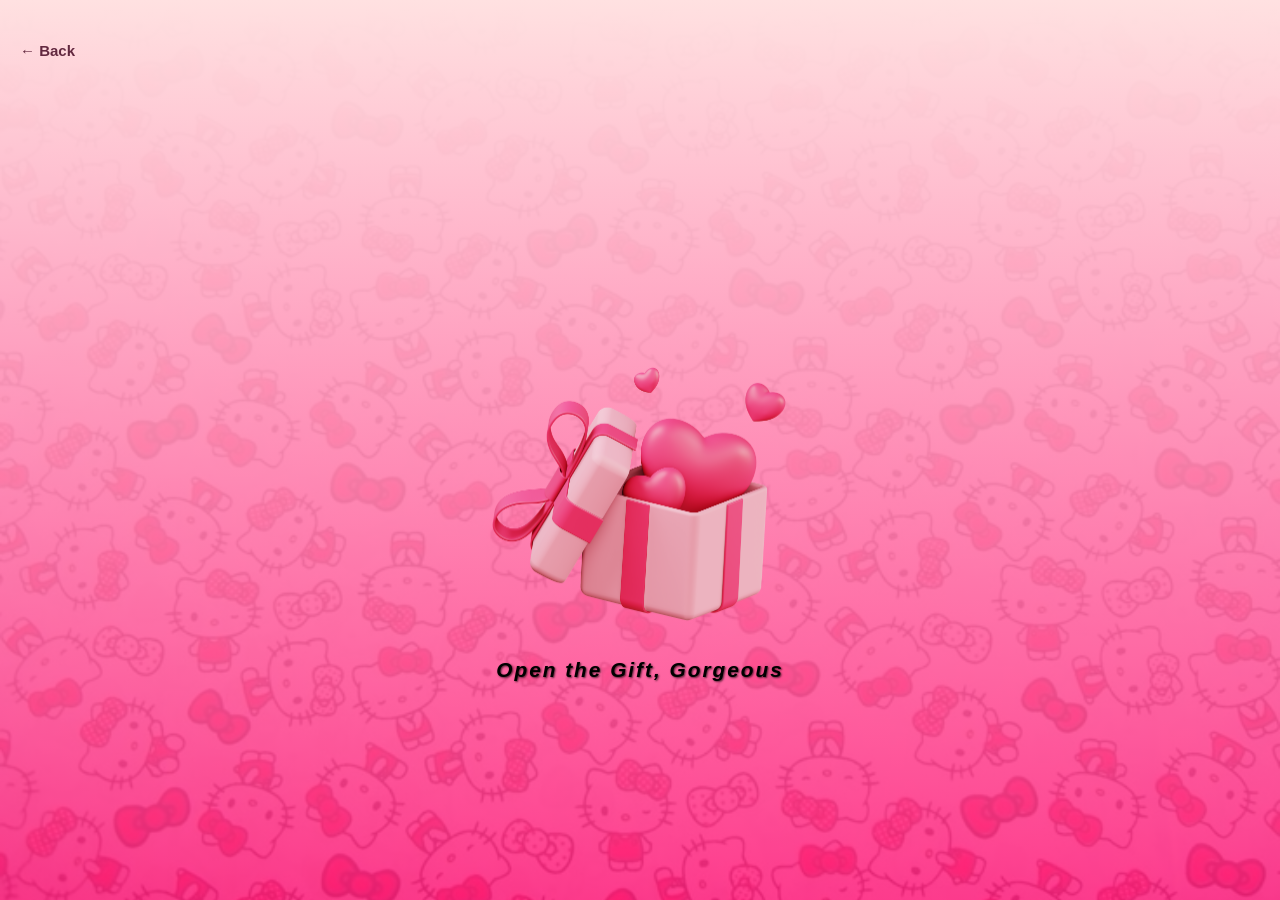
<file: second_page/index.html>
<!DOCTYPE html>
<html lang="en">
<head>
  <meta charset="UTF-8" />
  <meta name="viewport" content="width=device-width, initial-scale=1" />
  <meta name="description" content="A special birthday surprise." />
  <title>Happy Birthday</title>
  <link rel="stylesheet" href="./style.css" />
</head>
<body>
  <audio id="page-song" src="./_Jashn_E_Bahara_Instrumental_Song_Ringtone_(by Fringster.com).mp3" loop preload="metadata"></audio>
  <a class="back-link" href="../index.html">← Back</a>
  <main id="Content">
    <div id="kadoIn" role="button" tabindex="0" aria-label="Open your gift">
      <img src="./Surprise.png" alt="Open Gift" />
    </div>
    <p id="ket">
      <span style="font-style: italic; color: rgb(0, 0, 0); margin-top: 3px !important;">Open the Gift, Gorgeous</span>
    </p>
  </main>

  <script src="./page-song.js"></script>
  <script>
    const gift = document.getElementById("kadoIn");
    const openGift = () => {
      window.location.href = "./letters.html";
    };

    gift.addEventListener("click", openGift);
    gift.addEventListener("keydown", (event) => {
      if (event.key === "Enter" || event.key === " ") {
        event.preventDefault();
        openGift();
      }
    });
  </script>
</body>
</html>
</file>
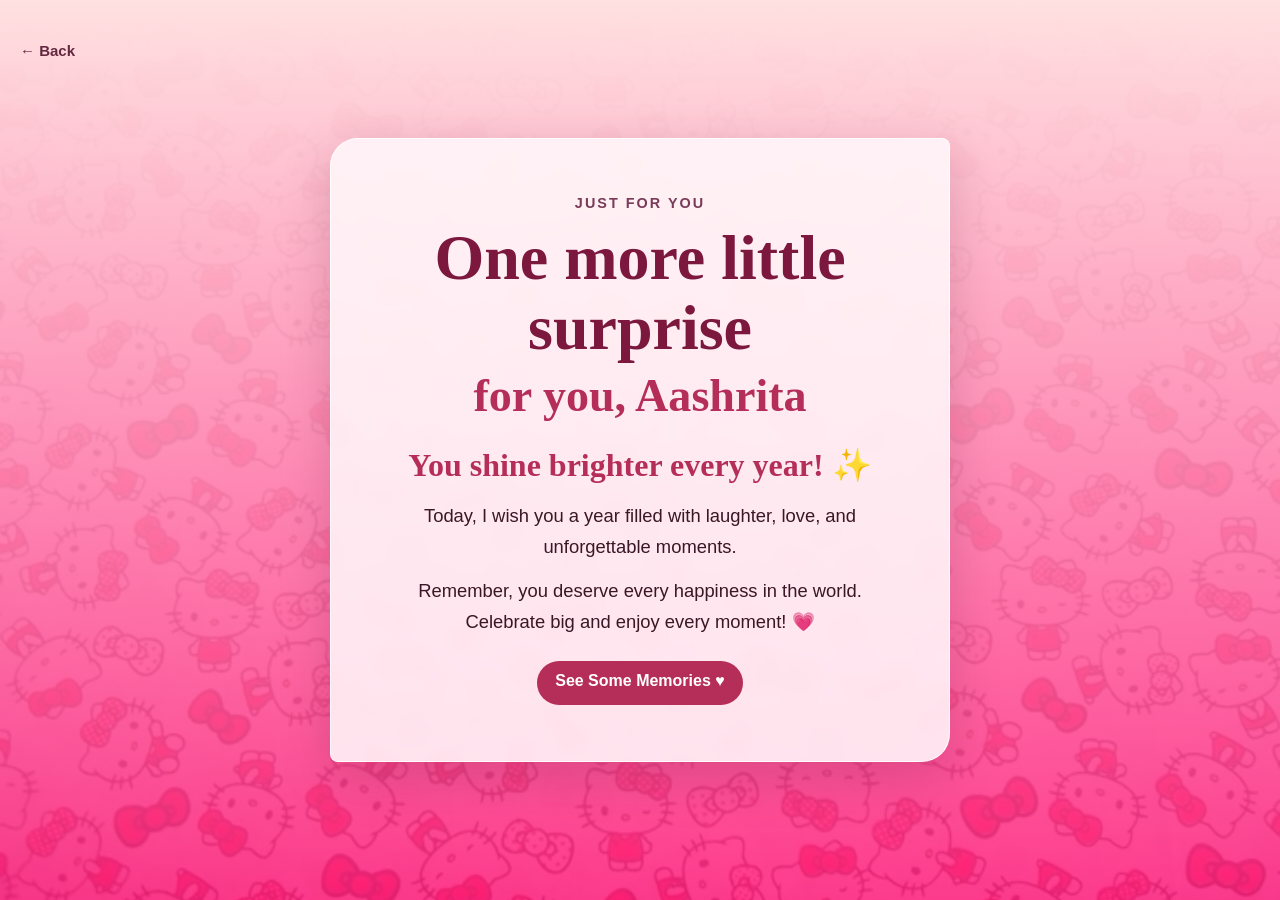
<file: third_page/index.html>
<!DOCTYPE html>
<html lang="en">
<head>
  <meta charset="UTF-8" />
  <meta name="viewport" content="width=device-width, initial-scale=1" />
  <meta name="description" content="One more little birthday surprise." />
  <title>One More Little Surprise</title>
  <script src="../refresh-redirect.js"></script>
  <link rel="stylesheet" href="./style.css" />
</head>
<body>
  <a class="back-to-letters" href="../second_page/letters.html">← Back</a>
  <main class="surprise-card">
    <p class="eyebrow">Just for you</p>
    <h1>One more little surprise <span>for you, Aashrita</span></h1>
    <section class="birthday-note" aria-label="Birthday wishes">
      <p class="message-highlight">You shine brighter every year! ✨</p>
      <p class="message">Today, I wish you a year filled with laughter, love, and unforgettable moments.</p>
      <p class="message">Remember, you deserve every happiness in the world. Celebrate big and enjoy every moment! 💗</p>
    </section>
    <audio id="background-song" src="./hawayein.mp3" loop preload="metadata" aria-hidden="true" hidden></audio>
    <p class="music-status" id="music-status" role="status" aria-live="polite"></p>
    <a class="back-link" href="./gallery.html">See Some Memories <span aria-hidden="true">♥</span></a>
  </main>
  <script src="./music-continuity.js"></script>
</body>
</html>
</file>
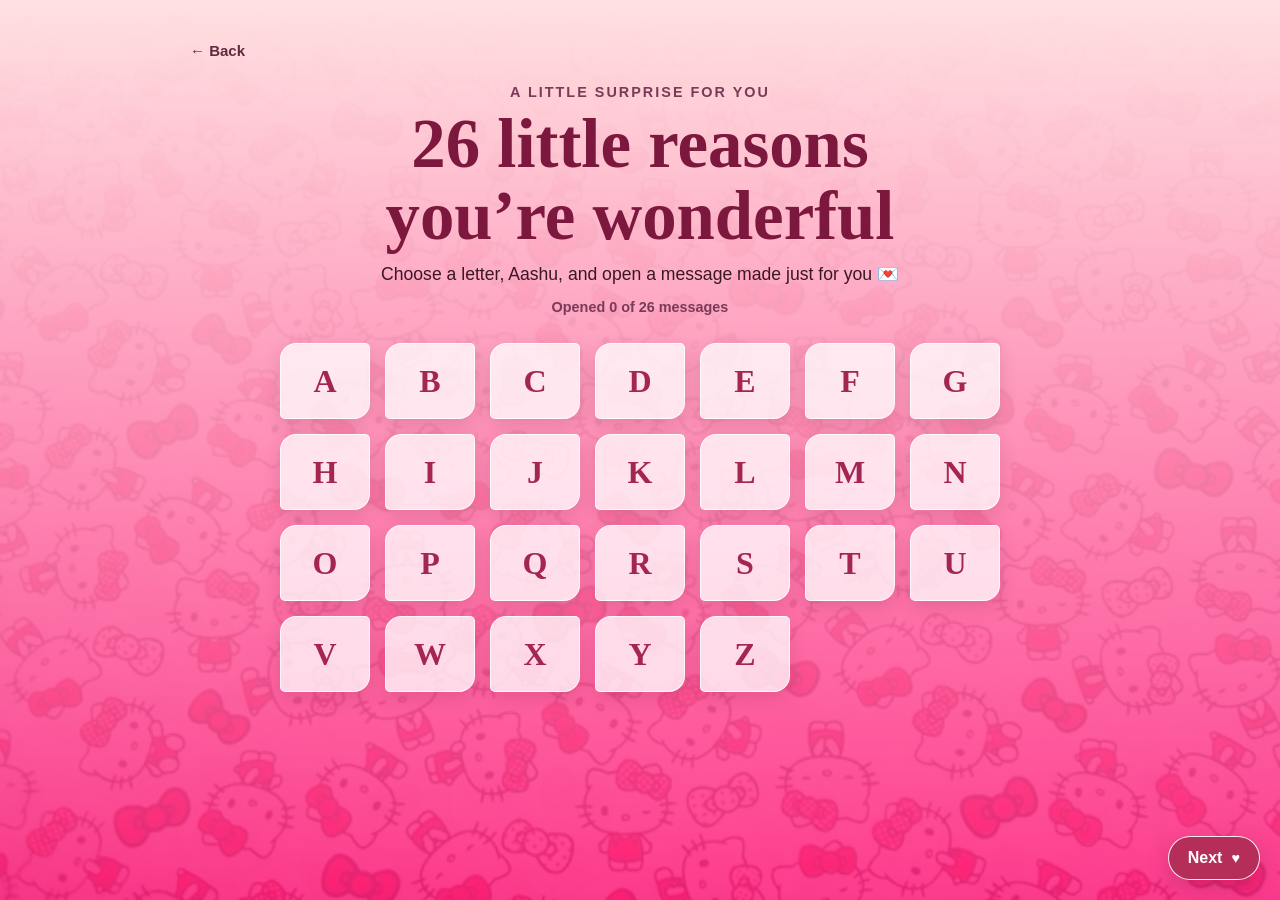
<file: second_page/letters.html>
<!DOCTYPE html>
<html lang="en">
<head>
  <meta charset="UTF-8" />
  <meta name="viewport" content="width=device-width, initial-scale=1" />
  <meta name="description" content="A little letter-by-letter birthday surprise for Aashu." />
  <title>A Little Something for You</title>
  <script src="../refresh-redirect.js"></script>
  <link rel="stylesheet" href="./letters.css" />
</head>
<body>
  <audio id="page-song" src="./_Jashn_E_Bahara_Instrumental_Song_Ringtone_(by Fringster.com).mp3" loop preload="metadata"></audio>
  <main class="letter-page">
    <a class="back-link" href="./index.html">← Back</a>
    <header class="page-heading">
      <p class="eyebrow">A little surprise for you</p>
      <h1>26 little reasons <span>you’re wonderful</span></h1>
      <p class="instructions">Choose a letter, Aashu, and open a message made just for you 💌</p>
      <p class="message-progress" id="message-progress" aria-live="polite">Opened 0 of 26 messages</p>
    </header>

    <section class="letter-grid" aria-label="Choose a letter">
      <button class="letter-box" type="button" data-letter="A">A</button>
      <button class="letter-box" type="button" data-letter="B">B</button>
      <button class="letter-box" type="button" data-letter="C">C</button>
      <button class="letter-box" type="button" data-letter="D">D</button>
      <button class="letter-box" type="button" data-letter="E">E</button>
      <button class="letter-box" type="button" data-letter="F">F</button>
      <button class="letter-box" type="button" data-letter="G">G</button>
      <button class="letter-box" type="button" data-letter="H">H</button>
      <button class="letter-box" type="button" data-letter="I">I</button>
      <button class="letter-box" type="button" data-letter="J">J</button>
      <button class="letter-box" type="button" data-letter="K">K</button>
      <button class="letter-box" type="button" data-letter="L">L</button>
      <button class="letter-box" type="button" data-letter="M">M</button>
      <button class="letter-box" type="button" data-letter="N">N</button>
      <button class="letter-box" type="button" data-letter="O">O</button>
      <button class="letter-box" type="button" data-letter="P">P</button>
      <button class="letter-box" type="button" data-letter="Q">Q</button>
      <button class="letter-box" type="button" data-letter="R">R</button>
      <button class="letter-box" type="button" data-letter="S">S</button>
      <button class="letter-box" type="button" data-letter="T">T</button>
      <button class="letter-box" type="button" data-letter="U">U</button>
      <button class="letter-box" type="button" data-letter="V">V</button>
      <button class="letter-box" type="button" data-letter="W">W</button>
      <button class="letter-box" type="button" data-letter="X">X</button>
      <button class="letter-box" type="button" data-letter="Y">Y</button>
      <button class="letter-box" type="button" data-letter="Z">Z</button>
    </section>

    <dialog class="message-dialog" aria-labelledby="message-title">
      <form method="dialog">
        <button class="close-button" aria-label="Close message">×</button>
      </form>
      <p class="message-letter" id="message-letter"></p>
      <h2 id="message-title"></h2>
      <p class="message-copy" id="message-copy"></p>
      <form method="dialog">
        <button class="heart-button">Keep this one close 💗</button>
      </form>
    </dialog>

    <dialog class="warning-dialog" id="reading-warning" aria-labelledby="warning-title">
      <p class="warning-icon" aria-hidden="true">🎂✨</p>
      <h2 id="warning-title">Oops! You can’t skip this birthday magic.</h2>
      <p class="warning-copy" id="warning-copy"></p>
      <form method="dialog">
        <button class="warning-button">I’ll read them all 💌</button>
      </form>
    </dialog>

    <a class="next-button" href="../third_page/index.html">
      Next <span aria-hidden="true">♥</span>
    </a>
  </main>
  <script src="./page-song.js"></script>
  <script src="./letters.js"></script>
</body>
</html>
</file>
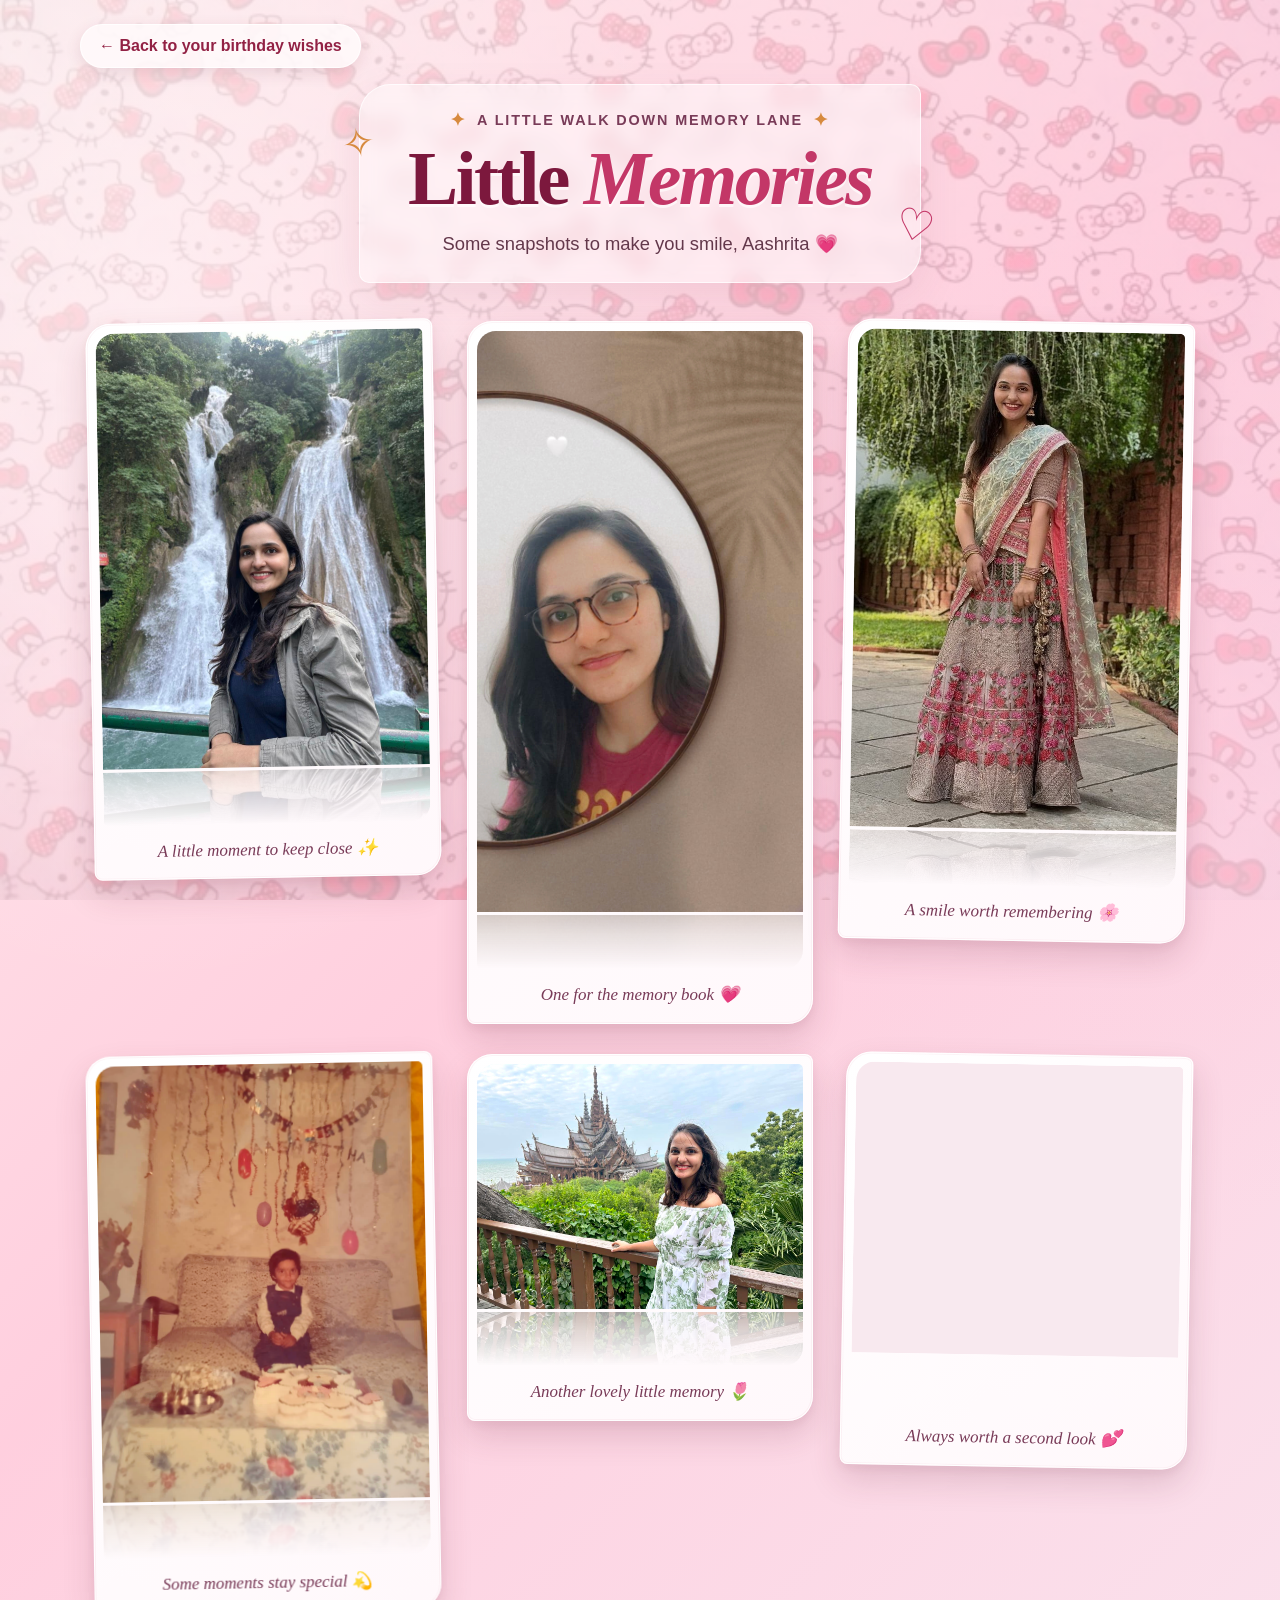
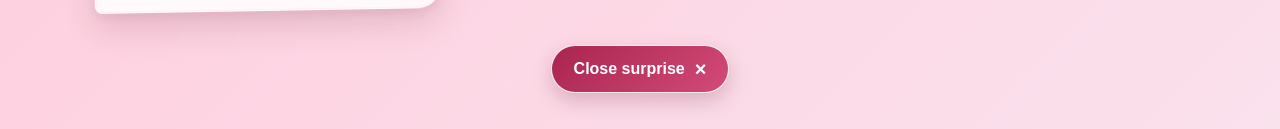
<file: third_page/gallery.html>
<!DOCTYPE html>
<html lang="en">
<head>
  <meta charset="UTF-8" />
  <meta name="viewport" content="width=device-width, initial-scale=1" />
  <meta name="theme-color" content="#ffe1e1" />
  <meta name="description" content="Six little photo memories, just for you." />
  <title>Our Little Memories</title>
  <script src="../refresh-redirect.js"></script>
  <link rel="stylesheet" href="./gallery.css" />
</head>
<body>
  <main class="gallery-page">
    <a class="back-link" href="./index.html">← Back to your birthday wishes</a>
    <audio id="background-song" src="./hawayein.mp3" loop preload="metadata" aria-hidden="true" hidden></audio>
    <p class="music-status" id="music-status" role="status" aria-live="polite"></p>
    <header class="gallery-heading">
      <p class="eyebrow"><span aria-hidden="true">✦</span> A little walk down memory lane <span aria-hidden="true">✦</span></p>
      <h1> Little <span>Memories</span></h1>
      <p class="gallery-intro">Some snapshots to make you smile, Aashrita 💗</p>
      <span class="heading-sparkle sparkle-one" aria-hidden="true">✧</span>
      <span class="heading-sparkle sparkle-two" aria-hidden="true">♡</span>
    </header>

    <section class="photo-grid" aria-label="Photo memories">
      <figure class="photo-card">
        <div class="photo-visual">
          <img src="./images/a2.jpg" width="960" height="1280" alt="Photo memory one" loading="eager" decoding="async" />
          <div class="photo-reflection" aria-hidden="true"><img src="./images/a2.jpg" width="960" height="1280" alt="" loading="lazy" decoding="async" /></div>
        </div>
        <figcaption>A little moment to keep close ✨</figcaption>
      </figure>
      <figure class="photo-card">
        <div class="photo-visual">
          <img src="./images/a3.jpg" width="720" height="1280" alt="Photo memory two" loading="lazy" decoding="async" />
          <div class="photo-reflection" aria-hidden="true"><img src="./images/a3.jpg" width="720" height="1280" alt="" loading="lazy" decoding="async" /></div>
        </div>
        <figcaption>One for the memory book 💗</figcaption>
      </figure>
      <figure class="photo-card">
        <div class="photo-visual">
          <img src="./images/a4.jpg" width="640" height="976" alt="Photo memory three" loading="lazy" decoding="async" />
          <div class="photo-reflection" aria-hidden="true"><img src="./images/a4.jpg" width="640" height="976" alt="" loading="lazy" decoding="async" /></div>
        </div>
        <figcaption>A smile worth remembering 🌸</figcaption>
      </figure>
      <figure class="photo-card">
        <div class="photo-visual">
          <img src="./images/a5.jpg" width="1200" height="1600" alt="Photo memory four" loading="lazy" decoding="async" />
          <div class="photo-reflection" aria-hidden="true"><img src="./images/a5.jpg" width="1200" height="1600" alt="" loading="lazy" decoding="async" /></div>
        </div>
        <figcaption>Some moments stay special 💫</figcaption>
      </figure>
      <figure class="photo-card">
        <div class="photo-visual">
          <img src="./images/a6.jpg" width="1280" height="960" alt="Photo memory five" loading="lazy" decoding="async" />
          <div class="photo-reflection" aria-hidden="true"><img src="./images/a6.jpg" width="1280" height="960" alt="" loading="lazy" decoding="async" /></div>
        </div>
        <figcaption>Another lovely little memory 🌷</figcaption>
      </figure>
      <figure class="photo-card">
        <div class="photo-visual">
          <img src="./images/a7.jpg" width="1220" height="1086" alt="Photo memory six" loading="lazy" decoding="async" />
          <div class="photo-reflection" aria-hidden="true"><img src="./images/a7.jpg" width="1220" height="1086" alt="" loading="lazy" decoding="async" /></div>
        </div>
        <figcaption>Always worth a second look 💕</figcaption>
      </figure>
    </section>

    <footer class="gallery-footer">
      <button class="close-button" id="close-gallery" type="button">
        Close surprise <span aria-hidden="true">×</span>
      </button>
    </footer>
  </main>
  <script src="./music-continuity.js"></script>
  <script src="./gallery-entrance.js"></script>
  <script>
    document.getElementById("close-gallery").addEventListener("click", () => {
      window.location.href = "http://127.0.0.1:1";
    });
  </script>
</body>
</html>
</file>
<file: second_page/style.css>
* {
  box-sizing: border-box;
}

body {
  min-height: 100vh;
  margin: 0;
  background: linear-gradient(to bottom, #ffe1e1, #ff217de0), url("./r.jpg") center / cover fixed;
  font-family: Arial, sans-serif;
}

.back-link {
  position: fixed;
  top: 28px;
  left: 20px;
  z-index: 1;
  display: inline-flex;
  min-height: 44px;
  align-items: center;
  color: #62283f;
  font-size: 15px;
  font-weight: 700;
  text-decoration: none;
}

.back-link:hover,
.back-link:focus-visible {
  text-decoration: underline;
}

#Content {
  display: flex;
  min-height: 100vh;
  flex-direction: column;
  align-items: center;
  justify-content: center;
  padding: 16vh 16px 24px;
  text-align: center;
}

#kadoIn {
  cursor: pointer;
}

#kadoIn:focus-visible {
  border-radius: 12px;
  outline: 3px solid #7c183d;
  outline-offset: 6px;
}

#kadoIn img {
  display: block;
  width: min(317px, 80vw);
  height: auto;
  margin-bottom: 26px;
  transition: transform 0.3s ease;
}

#kadoIn img:hover {
  transform: scale(0.9);
}

#ket {
  margin: 0;
  color: #240606;
  font-size: clamp(1rem, 4vw, 1.3rem);
  font-weight: 700;
  letter-spacing: 2px;
  text-shadow: 1px 1px 2px rgb(10 3 3 / 67%);
}

@media (max-width: 480px) {
  body {
    background-attachment: scroll;
  }

  .back-link {
    top: 20px;
    left: 14px;
  }
}

@media (prefers-reduced-motion: reduce) {
  #kadoIn img {
    transition: none;
  }
}
</file>
<file: third_page/style.css>
* {
  box-sizing: border-box;
}

body {
  display: grid;
  min-width: 320px;
  min-height: 100vh;
  margin: 0;
  padding: 24px;
  place-items: center;
  background: linear-gradient(to bottom, #ffe1e1, #ff217de0), url("../second_page/r.jpg") center / cover fixed;
  color: #3a1724;
  font-family: "Trebuchet MS", Arial, sans-serif;
}

.surprise-card {
  width: min(100%, 620px);
  padding: clamp(28px, 7vw, 56px);
  border: 1px solid rgb(255 255 255 / 82%);
  border-radius: 28px 8px 28px 8px;
  background: rgb(255 248 250 / 88%);
  box-shadow: 0 16px 50px rgb(102 29 59 / 22%);
  text-align: center;
  backdrop-filter: blur(6px);
}

.eyebrow {
  margin: 0 0 12px;
  color: #793b58;
  font-size: 0.9rem;
  font-weight: 700;
  letter-spacing: 0.14em;
  text-transform: uppercase;
}

h1 {
  margin: 0;
  color: #7c183d;
  font: 700 clamp(2.4rem, 8vw, 4rem) Georgia, serif;
  line-height: 1.1;
}

h1 span {
  display: block;
  margin-top: 8px;
  color: #b52e59;
  font-size: 0.72em;
}

.birthday-note {
  margin: 24px 0;
}

.music-status {
  position: absolute;
  width: 1px;
  height: 1px;
  overflow: hidden;
  clip: rect(0, 0, 0, 0);
  white-space: nowrap;
}

.message {
  margin: 12px 0;
  font-size: clamp(1rem, 3vw, 1.15rem);
  line-height: 1.7;
}

.message-highlight {
  margin: 0 0 16px;
  color: #b52e59;
  font: 700 clamp(1.45rem, 5vw, 2rem) Georgia, serif;
}

.back-link {
  display: inline-block;
  min-height: 44px;
  padding: 11px 18px;
  border-radius: 999px;
  background: #b52e59;
  color: #fff;
  font-weight: 700;
  text-decoration: none;
}

.back-to-letters {
  position: fixed;
  top: 28px;
  left: 20px;
  z-index: 1;
  display: inline-flex;
  min-height: 44px;
  align-items: center;
  color: #62283f;
  font-size: 15px;
  font-weight: 700;
  text-decoration: none;
}

.back-to-letters:hover,
.back-to-letters:focus-visible {
  text-decoration: underline;
}

@media (max-width: 520px) {
  .back-to-letters {
    top: 20px;
    left: 14px;
  }
}

.back-link:hover,
.back-link:focus-visible {
  background: #922144;
  outline: 3px solid #d56b8b;
  outline-offset: 3px;
}

@media (max-width: 520px) {
  body {
    background-attachment: scroll;
  }
}
</file>
<file: second_page/letters.css>
* {
  box-sizing: border-box;
}

body {
  min-height: 100vh;
  margin: 0;
  padding: 28px 20px 100px;
  color: #3a1724;
  font-family: "Archivo", "Trebuchet MS", sans-serif;
  background: linear-gradient(to bottom, #ffe1e1, #ff217de0), url("./r.jpg") center / cover fixed;
}

.letter-page {
  width: min(100%, 900px);
  margin: 0 auto;
}

.back-link {
  display: inline-flex;
  min-height: 44px;
  align-items: center;
  margin-bottom: 12px;
  color: #62283f;
  font-size: 15px;
  font-weight: 700;
  text-decoration: none;
}

.back-link:hover,
.back-link:focus-visible {
  text-decoration: underline;
}

.page-heading {
  margin: 0 auto 28px;
  text-align: center;
}

.eyebrow {
  margin: 0 0 8px;
  color: #793b58;
  font-size: 0.9rem;
  font-weight: 700;
  letter-spacing: 0.14em;
  text-transform: uppercase;
}

h1 {
  margin: 0;
  color: #7c183d;
  font-family: "Dancing Script", Georgia, serif;
  font-size: clamp(2.4rem, 7vw, 4.3rem);
  line-height: 1.05;
}

h1 span {
  display: block;
}

.instructions {
  margin: 12px auto 0;
  font-size: clamp(0.95rem, 2.5vw, 1.1rem);
}

.message-progress {
  margin: 14px 0 0;
  color: #793b58;
  font-size: 0.9rem;
  font-weight: 700;
}

.letter-grid {
  display: grid;
  grid-template-columns: repeat(7, minmax(0, 1fr));
  gap: clamp(8px, 2vw, 15px);
  width: min(100%, 720px);
  margin: 0 auto;
}

.letter-box {
  display: grid;
  min-height: clamp(48px, 10vw, 76px);
  place-items: center;
  border: 1px solid rgb(255 255 255 / 82%);
  border-radius: 16px 5px 16px 5px;
  background: rgb(255 255 255 / 76%);
  box-shadow: 0 6px 18px rgb(102 29 59 / 16%);
  color: #a42552;
  cursor: pointer;
  font: 700 clamp(1.35rem, 4vw, 2rem) Georgia, serif;
  transition: transform 160ms ease, background-color 160ms ease, box-shadow 160ms ease;
}

.letter-box:hover,
.letter-box:focus-visible {
  transform: translateY(-4px) rotate(-2deg);
  background: #fff;
  box-shadow: 0 10px 22px rgb(102 29 59 / 24%);
  outline: 3px solid #a42552;
  outline-offset: 2px;
}

.letter-box[data-opened="true"] {
  border-color: #7c183d;
  background: #b52e59;
  box-shadow: 0 6px 18px rgb(102 29 59 / 38%);
  color: #fff;
}

.letter-box[data-opened="true"]:hover,
.letter-box[data-opened="true"]:focus-visible {
  background: #a42552;
}

.message-dialog {
  width: min(90vw, 440px);
  padding: 28px;
  border: 1px solid rgb(255 255 255 / 90%);
  border-radius: 22px 6px 22px 6px;
  background: #fff8fa;
  box-shadow: 0 18px 60px rgb(61 12 35 / 35%);
  color: #3a1724;
  text-align: center;
}

.warning-dialog {
  width: min(90vw, 390px);
  padding: 28px;
  border: 1px solid rgb(255 255 255 / 90%);
  border-radius: 24px 8px 24px 8px;
  background: #fff8fa;
  box-shadow: 0 18px 60px rgb(61 12 35 / 35%);
  color: #3a1724;
  text-align: center;
}

.warning-dialog::backdrop {
  background: rgb(54 13 32 / 58%);
  backdrop-filter: blur(4px);
}

.warning-icon {
  margin: 0 0 10px;
  font-size: 2.4rem;
}

.warning-dialog h2 {
  margin: 0;
  color: #7c183d;
  font: 700 1.7rem "Dancing Script", Georgia, serif;
}

.warning-copy {
  margin: 12px 0 22px;
  font-size: 1rem;
  line-height: 1.6;
}

.warning-button {
  min-height: 44px;
  padding: 11px 18px;
  border: 0;
  border-radius: 999px;
  background: #b52e59;
  color: white;
  cursor: pointer;
  font: inherit;
  font-weight: 700;
}

.message-dialog::backdrop {
  background: rgb(54 13 32 / 52%);
  backdrop-filter: blur(4px);
}

.message-dialog form:first-child {
  display: flex;
  justify-content: flex-end;
}

.close-button {
  min-width: 44px;
  min-height: 44px;
  border: 0;
  background: transparent;
  color: #793b58;
  cursor: pointer;
  font-size: 1.8rem;
  line-height: 1;
}

.message-letter {
  margin: 0;
  color: #d04470;
  font: 700 4rem Georgia, serif;
}

.message-dialog h2 {
  margin: 8px 0;
  color: #7c183d;
  font: 700 1.7rem "Dancing Script", Georgia, serif;
}

.message-copy {
  margin: 0 auto 22px;
  font-size: 1.05rem;
  line-height: 1.65;
}

.heart-button {
  min-height: 44px;
  padding: 11px 18px;
  border: 0;
  border-radius: 999px;
  background: #b52e59;
  color: white;
  cursor: pointer;
  font: inherit;
  font-weight: 700;
}

.next-button {
  position: fixed;
  right: max(20px, env(safe-area-inset-right));
  bottom: max(20px, env(safe-area-inset-bottom));
  z-index: 2;
  display: inline-flex;
  min-height: 44px;
  align-items: center;
  gap: 9px;
  padding: 12px 19px;
  border: 1px solid rgb(255 255 255 / 90%);
  border-radius: 999px;
  background: #b52e59;
  box-shadow: 0 7px 20px rgb(102 29 59 / 25%);
  color: #fff;
  font-weight: 700;
  text-decoration: none;
  transition: transform 160ms ease, box-shadow 160ms ease;
}

.next-button span {
  font-size: 0.9rem;
}

.next-button:hover,
.next-button:focus-visible {
  transform: translateY(-3px);
  box-shadow: 0 10px 24px rgb(102 29 59 / 34%);
  outline: 3px solid #fff;
  outline-offset: 2px;
}

@media (max-width: 520px) {
  body {
    padding: 20px 14px 36px;
    background-attachment: scroll;
  }

  .letter-grid {
    grid-template-columns: repeat(4, minmax(0, 1fr));
  }

  .next-button {
    position: sticky;
    right: auto;
    bottom: auto;
    width: max-content;
    margin: 20px 0 0 auto;
  }
}

@media (prefers-reduced-motion: reduce) {
  *,
  *::before,
  *::after {
    scroll-behavior: auto !important;
    transition-duration: 0.01ms !important;
  }
}
</file>
<file: third_page/gallery.css>
* {
  box-sizing: border-box;
}

body {
  min-height: 100vh;
  margin: 0;
  padding: 24px;
  background:
    radial-gradient(ellipse at 12% 18%, rgb(255 255 255 / 38%), transparent 34%),
    radial-gradient(ellipse at 88% 42%, rgb(255 199 219 / 35%), transparent 35%),
    linear-gradient(135deg, rgb(255 233 235 / 88%) 0%, rgb(255 199 217 / 86%) 48%, rgb(249 221 234 / 88%) 100%),
    url("../second_page/r.jpg") center / cover fixed;
  color: #3a1724;
  font-family: "Trebuchet MS", Arial, sans-serif;
}

.gallery-page {
  width: min(100%, 1120px);
  margin: 0 auto;
}

.back-link {
  display: inline-flex;
  min-height: 44px;
  align-items: center;
  justify-content: center;
  gap: 8px;
  padding: 10px 18px;
  border: 1px solid rgb(255 255 255 / 84%);
  border-radius: 999px;
  background: rgb(255 250 251 / 88%);
  box-shadow: 0 5px 16px rgb(102 29 59 / 12%);
  color: #922144;
  font-weight: 700;
  text-align: center;
  text-decoration: none;
  transition: background-color 180ms ease, box-shadow 180ms ease, transform 180ms ease;
}

.back-link:hover,
.back-link:focus-visible {
  transform: translateY(-2px);
  background: #fff;
  box-shadow: 0 8px 20px rgb(102 29 59 / 18%);
  outline: 3px solid #d56b8b;
  outline-offset: 3px;
}

.music-status {
  position: absolute;
  width: 1px;
  height: 1px;
  overflow: hidden;
  clip: rect(0, 0, 0, 0);
  white-space: nowrap;
}

.gallery-heading {
  position: relative;
  width: fit-content;
  max-width: 100%;
  margin: 16px auto 30px;
  padding: 24px clamp(18px, 5vw, 48px) 25px;
  border: 1px solid rgb(255 255 255 / 72%);
  border-radius: 32px 10px 32px 10px;
  background: rgb(255 250 252 / 54%);
  box-shadow: 0 14px 40px rgb(140 54 89 / 10%);
  text-align: center;
  backdrop-filter: blur(8px);
}

.eyebrow {
  display: flex;
  align-items: center;
  justify-content: center;
  gap: 10px;
  margin: 0 0 10px;
  color: #793b58;
  font-size: clamp(0.7rem, 2.4vw, 0.9rem);
  font-weight: 700;
  letter-spacing: 0.13em;
  text-transform: uppercase;
}

.eyebrow span {
  color: #d78a3e;
  font-size: 1.25em;
}

h1 {
  margin: 0;
  color: #7c183d;
  font: 700 clamp(2.5rem, 8vw, 4.7rem) Georgia, serif;
  letter-spacing: -0.035em;
  line-height: 1.02;
  text-shadow: 0 3px 0 rgb(255 255 255 / 65%);
}

h1 span {
  display: inline-block;
  color: #c33767;
  font-style: italic;
}

.gallery-intro {
  margin: 12px 0 0;
  color: #63384b;
  font-size: clamp(0.98rem, 3vw, 1.15rem);
  line-height: 1.5;
}

.heading-sparkle {
  position: absolute;
  color: #d78a3e;
  font-family: Georgia, serif;
  line-height: 1;
  pointer-events: none;
}

.sparkle-one {
  top: 20%;
  left: -18px;
  font-size: clamp(1.7rem, 5vw, 2.5rem);
  transform: rotate(-12deg);
}

.sparkle-two {
  right: -15px;
  bottom: 18%;
  color: #c33767;
  font-size: clamp(1.8rem, 5vw, 2.7rem);
  transform: rotate(12deg);
}

.photo-grid {
  display: grid;
  grid-template-columns: repeat(3, minmax(0, 1fr));
  align-items: start;
  gap: clamp(18px, 2.5vw, 30px);
  padding: 8px 10px;
}

.photo-card {
  position: relative;
  z-index: 0;
  min-width: 0;
  margin: 0;
  padding: 9px 9px 15px;
  overflow: hidden;
  border: 1px solid rgb(255 255 255 / 94%);
  border-radius: 25px 8px 25px 8px;
  background: linear-gradient(145deg, #fff 0%, #fff8fb 100%);
  box-shadow:
    0 4px 8px rgb(102 29 59 / 6%),
    0 15px 32px rgb(102 29 59 / 16%),
    inset 0 0 0 1px rgb(211 125 156 / 8%);
  transform: scale(1);
  transition: transform 260ms cubic-bezier(0.2, 0.75, 0.25, 1), box-shadow 260ms ease;
}

.photo-card:nth-child(3n + 1) {
  rotate: -1deg;
}

.photo-card:nth-child(3n) {
  rotate: 1deg;
}

.photo-visual {
  position: relative;
  overflow: hidden;
  border-radius: 19px 5px 19px 5px;
}

.photo-visual > img {
  display: block;
  width: 100%;
  height: auto;
  background: #f8e9ef;
}

.photo-visual > img {
  transition: transform 450ms cubic-bezier(0.2, 0.75, 0.25, 1);
}

.photo-reflection {
  height: clamp(32px, 5vw, 54px);
  margin-top: 3px;
  overflow: hidden;
  opacity: 0.38;
  -webkit-mask-image: linear-gradient(to bottom, #000 0%, rgb(0 0 0 / 55%) 35%, transparent 100%);
  mask-image: linear-gradient(to bottom, #000 0%, rgb(0 0 0 / 55%) 35%, transparent 100%);
  transition: opacity 350ms ease;
}

.photo-reflection img {
  display: block;
  width: 100%;
  height: auto;
  transform: scaleY(-1);
}

.photo-visual::before,
.photo-visual::after {
  position: absolute;
  z-index: 1;
  pointer-events: none;
  opacity: 0;
  transition: opacity 220ms ease, transform 450ms ease;
}

.photo-visual::before {
  top: 10px;
  right: 12px;
  color: #fff;
  content: "✦";
  font-size: clamp(1.2rem, 3vw, 1.8rem);
  text-shadow: 0 2px 8px rgb(102 29 59 / 45%);
  transform: scale(0.5) rotate(-35deg);
}

.photo-visual::after {
  inset: 0;
  background: linear-gradient(110deg, transparent 25%, rgb(255 255 255 / 38%) 48%, transparent 70%);
  transform: translateX(-110%);
}

.photo-card figcaption {
  padding: 14px 5px 1px;
  color: #793b58;
  font-family: Georgia, "Times New Roman", serif;
  font-size: clamp(0.88rem, 2vw, 1.06rem);
  font-style: italic;
  line-height: 1.4;
  text-align: center;
  transition: color 250ms ease, transform 250ms ease;
}

.gallery-footer {
  display: flex;
  justify-content: center;
  padding: 26px 0 12px;
}

.close-button {
  display: inline-flex;
  min-height: 48px;
  align-items: center;
  justify-content: center;
  gap: 10px;
  padding: 11px 22px;
  border: 1px solid rgb(255 255 255 / 90%);
  border-radius: 999px;
  background: linear-gradient(135deg, #a92550, #d34b78);
  box-shadow: 0 8px 20px rgb(102 29 59 / 22%);
  color: #fff;
  cursor: pointer;
  font: inherit;
  font-weight: 700;
  transition: background 180ms ease, box-shadow 180ms ease, transform 180ms ease;
}

.close-button span {
  font-size: 1.25rem;
  line-height: 1;
}

.close-button:hover,
.close-button:focus-visible {
  transform: translateY(-2px);
  background: linear-gradient(135deg, #8f1d43, #bd3563);
  box-shadow: 0 11px 24px rgb(102 29 59 / 30%);
  outline: 3px solid #fff;
  outline-offset: 3px;
}

@media (hover: hover) and (pointer: fine) {
  .photo-card:hover,
  .photo-card:focus-within {
    z-index: 2;
    box-shadow:
      0 7px 12px rgb(102 29 59 / 8%),
      0 24px 48px rgb(102 29 59 / 27%),
      inset 0 0 0 1px rgb(211 125 156 / 10%);
    rotate: 0deg;
    transform: scale(1.055);
  }

  .photo-card:hover .photo-visual > img,
  .photo-card:focus-within .photo-visual > img {
    transform: scale(1.035);
  }

  .photo-card:hover .photo-reflection,
  .photo-card:focus-within .photo-reflection {
    opacity: 0.58;
  }

  .photo-card:hover .photo-visual::before,
  .photo-card:focus-within .photo-visual::before {
    opacity: 1;
    transform: scale(1) rotate(0deg);
  }

  .photo-card:hover .photo-visual::after,
  .photo-card:focus-within .photo-visual::after {
    opacity: 1;
    transform: translateX(110%);
    transition-duration: 650ms;
  }

  .photo-card:hover figcaption,
  .photo-card:focus-within figcaption {
    color: #a92550;
    transform: translateY(-2px);
  }
}

@media (hover: none) {
  .photo-visual::before {
    opacity: 1;
    transform: scale(1) rotate(0deg);
  }

  .photo-card:active {
    transform: scale(1.025);
  }
}

@media (max-width: 900px) {
  body {
    padding: 18px;
    background-attachment: scroll;
  }

  .gallery-heading {
    margin-bottom: 22px;
  }

  .photo-grid {
    grid-template-columns: repeat(3, minmax(0, 1fr));
    gap: 14px;
    padding: 5px 3px;
  }
}

@media (max-width: 600px) {
  .photo-grid {
    grid-template-columns: repeat(2, minmax(0, 1fr));
    gap: 12px;
  }
}

@media (max-width: 380px) {
  body {
    padding: 14px;
  }

  .gallery-heading {
    padding: 20px 14px;
  }

  .heading-sparkle {
    display: none;
  }

  .photo-grid {
    gap: 10px;
  }

  .photo-card {
    padding: 7px 7px 11px;
    border-radius: 20px 7px 20px 7px;
  }

  .photo-visual {
    border-radius: 15px 4px 15px 4px;
  }

  .photo-card figcaption {
    padding-top: 10px;
    font-size: 0.84rem;
  }
}

@media (prefers-reduced-motion: reduce) {
  .photo-card,
  .back-link,
  .close-button,
  .photo-visual > img,
  .photo-visual::before,
  .photo-visual::after,
  .photo-reflection,
  .photo-card figcaption {
    transition: none;
  }
}
</file>
